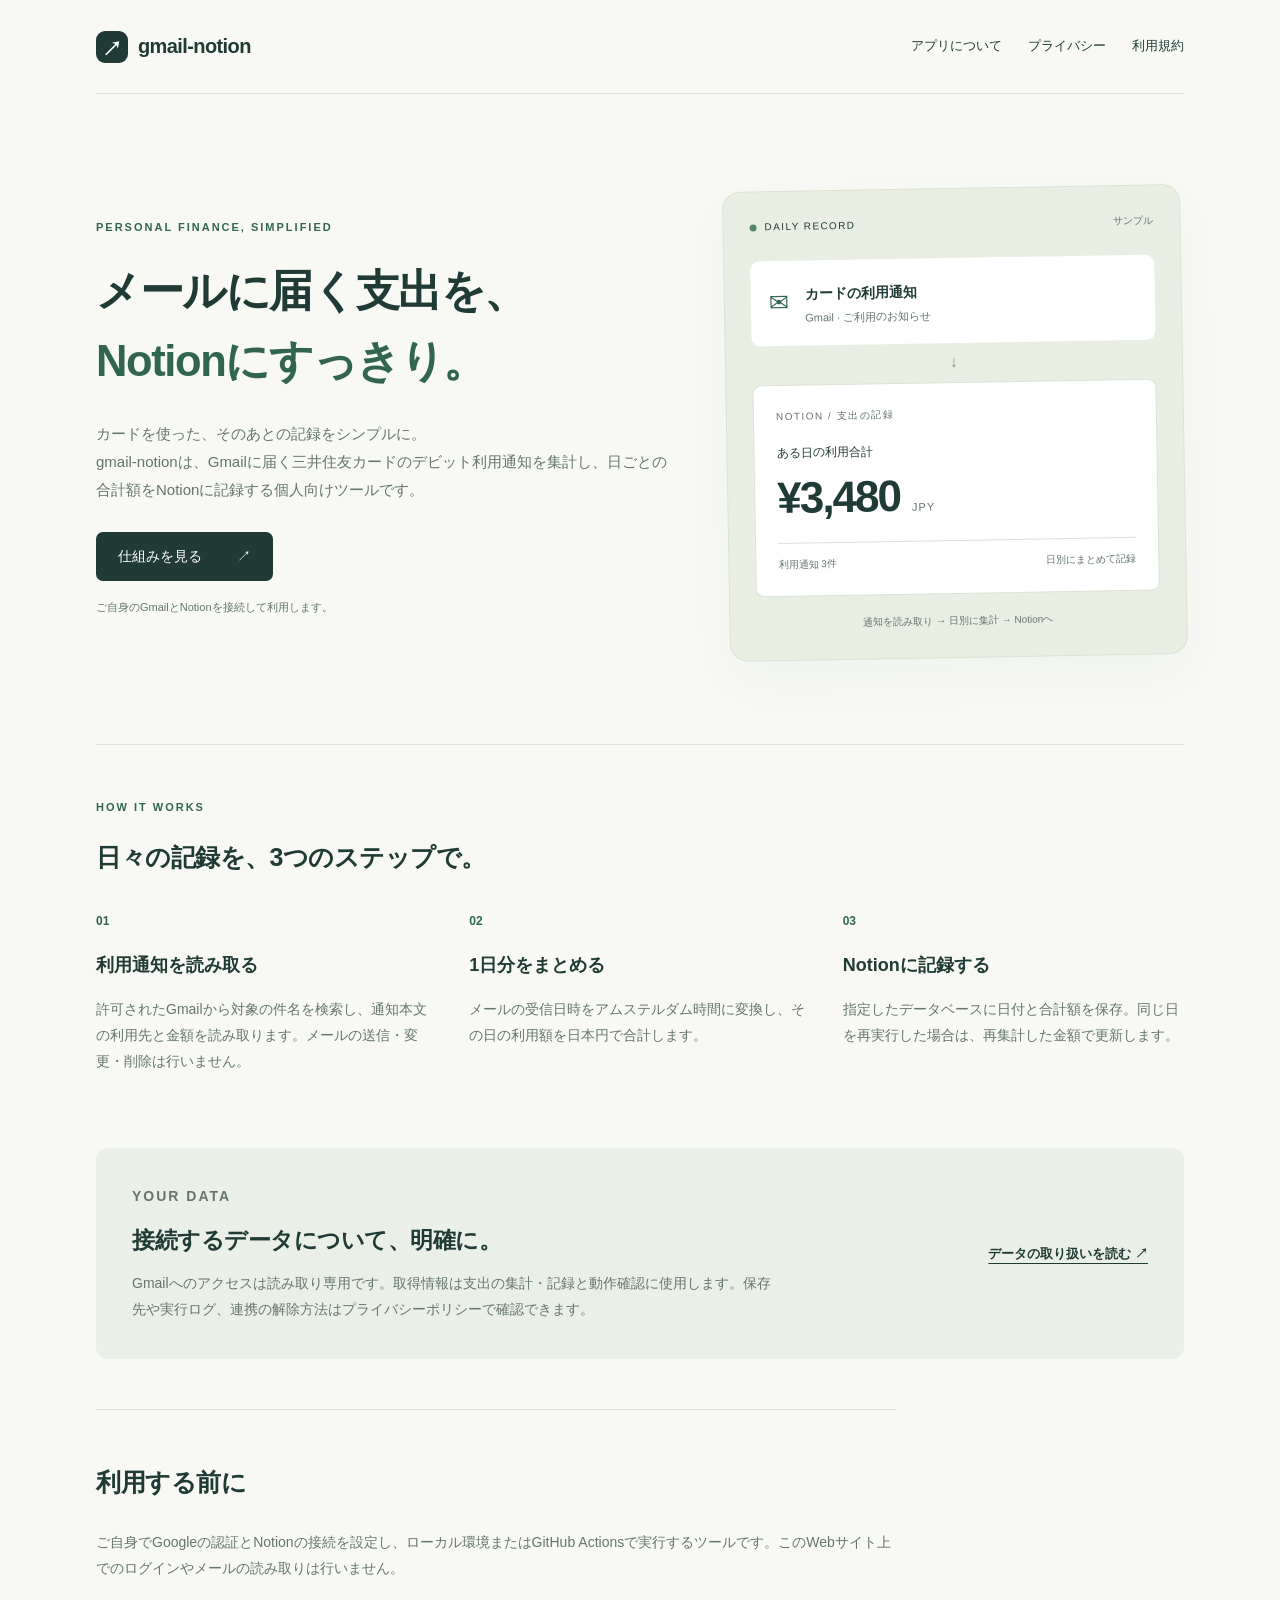
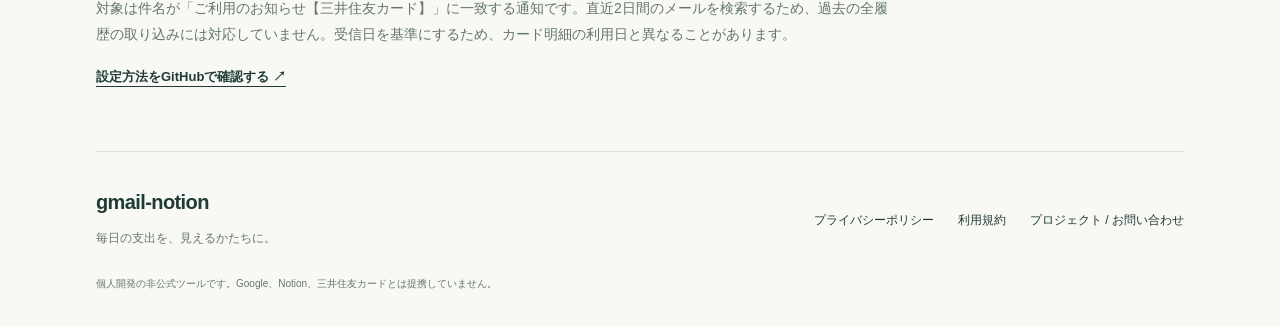
<file: docs/index.html>
<!doctype html>
<html lang="ja">
  <head>
    <meta charset="utf-8">
    <meta name="viewport" content="width=device-width, initial-scale=1">
    <meta name="description" content="gmail-notionはGmailに届く三井住友カードのデビット利用通知を日別に集計し、Notionに記録する個人向けツールです。">
    <meta name="color-scheme" content="light">
    <title>カード利用通知を、Notionへ | gmail-notion</title>
    <link rel="stylesheet" href="styles.css">
  </head>
  <body>
    <a class="skip" href="#main">本文へスキップ</a>
    <div class="shell">
      <header class="site-header">
        <a class="brand" href="index.html"><span class="mark" aria-hidden="true">↗</span> gmail-notion</a>
        <nav aria-label="メインナビゲーション">
          <a href="index.html">アプリについて</a>
          <a href="privacy.html">プライバシー</a>
          <a href="terms.html">利用規約</a>
        </nav>
      </header>
      <main id="main">
        <section class="hero">
          <div>
            <p class="eyebrow">PERSONAL FINANCE, SIMPLIFIED</p>
            <h1>メールに届く支出を、<br><em>Notionにすっきり。</em></h1>
            <p class="intro">カードを使った、そのあとの記録をシンプルに。<br>gmail-notionは、Gmailに届く三井住友カードのデビット利用通知を集計し、日ごとの合計額をNotionに記録する個人向けツールです。</p>
            <a class="button" href="#how-it-works">仕組みを見る <span aria-hidden="true">↗</span></a>
            <p class="caption">ご自身のGmailとNotionを接続して利用します。</p>
          </div>
          <aside class="preview" aria-label="連携のイメージ（表示されている金額はサンプル）">
            <div class="preview-top"><span class="dot"></span> DAILY RECORD <span>サンプル</span></div>
            <div class="mail">
              <span class="icon" aria-hidden="true">✉</span>
              <div>
                <strong>カードの利用通知</strong>
                <p>Gmail · ご利用のお知らせ</p>
              </div>
            </div>
            <div class="flow-line" aria-hidden="true">↓</div>
            <div class="record">
              <div class="record-label">NOTION / 支出の記録</div>
              <p>ある日の利用合計</p>
              <div class="amount">¥3,480<span>JPY</span></div>
              <div class="record-bottom">
                <span>利用通知 3件</span>
                <span>日別にまとめて記録</span>
              </div>
            </div>
            <p class="preview-note">通知を読み取り → 日別に集計 → Notionへ</p>
          </aside>
        </section>
        <section id="how-it-works" class="section">
          <p class="eyebrow">HOW IT WORKS</p>
          <h2>日々の記録を、3つのステップで。</h2>
          <div class="cards">
            <article>
              <span class="number">01</span>
              <h3>利用通知を読み取る</h3>
              <p>許可されたGmailから対象の件名を検索し、通知本文の利用先と金額を読み取ります。メールの送信・変更・削除は行いません。</p>
            </article>
            <article>
              <span class="number">02</span>
              <h3>1日分をまとめる</h3>
              <p>メールの受信日時をアムステルダム時間に変換し、その日の利用額を日本円で合計します。</p>
            </article>
            <article>
              <span class="number">03</span>
              <h3>Notionに記録する</h3>
              <p>指定したデータベースに日付と合計額を保存。同じ日を再実行した場合は、再集計した金額で更新します。</p>
            </article>
          </div>
        </section>
        <section class="privacy-banner">
          <div>
            <p class="eyebrow">YOUR DATA</p>
            <h2>接続するデータについて、明確に。</h2>
            <p>Gmailへのアクセスは読み取り専用です。取得情報は支出の集計・記録と動作確認に使用します。保存先や実行ログ、連携の解除方法はプライバシーポリシーで確認できます。</p>
          </div>
          <a class="text-link" href="privacy.html">データの取り扱いを読む ↗</a>
        </section>
        <section class="section details">
          <h2>利用する前に</h2>
          <p>ご自身でGoogleの認証とNotionの接続を設定し、ローカル環境またはGitHub Actionsで実行するツールです。このWebサイト上でのログインやメールの読み取りは行いません。</p>
          <p>対象は件名が「ご利用のお知らせ【三井住友カード】」に一致する通知です。直近2日間のメールを検索するため、過去の全履歴の取り込みには対応していません。受信日を基準にするため、カード明細の利用日と異なることがあります。</p>
          <a class="text-link" href="https://github.com/k2co3-0803-n/notion-gmail#readme">設定方法をGitHubで確認する ↗</a>
        </section>
      </main>
      <footer>
        <div>
          <a class="brand" href="index.html">gmail-notion</a>
          <p>毎日の支出を、見えるかたちに。</p>
        </div>
        <div class="footer-links">
          <a href="privacy.html">プライバシーポリシー</a>
          <a href="terms.html">利用規約</a>
          <a href="https://github.com/k2co3-0803-n/notion-gmail">プロジェクト / お問い合わせ</a>
        </div>
        <small>個人開発の非公式ツールです。Google、Notion、三井住友カードとは提携していません。</small>
      </footer>
    </div>
  </body>
</html>
</file>
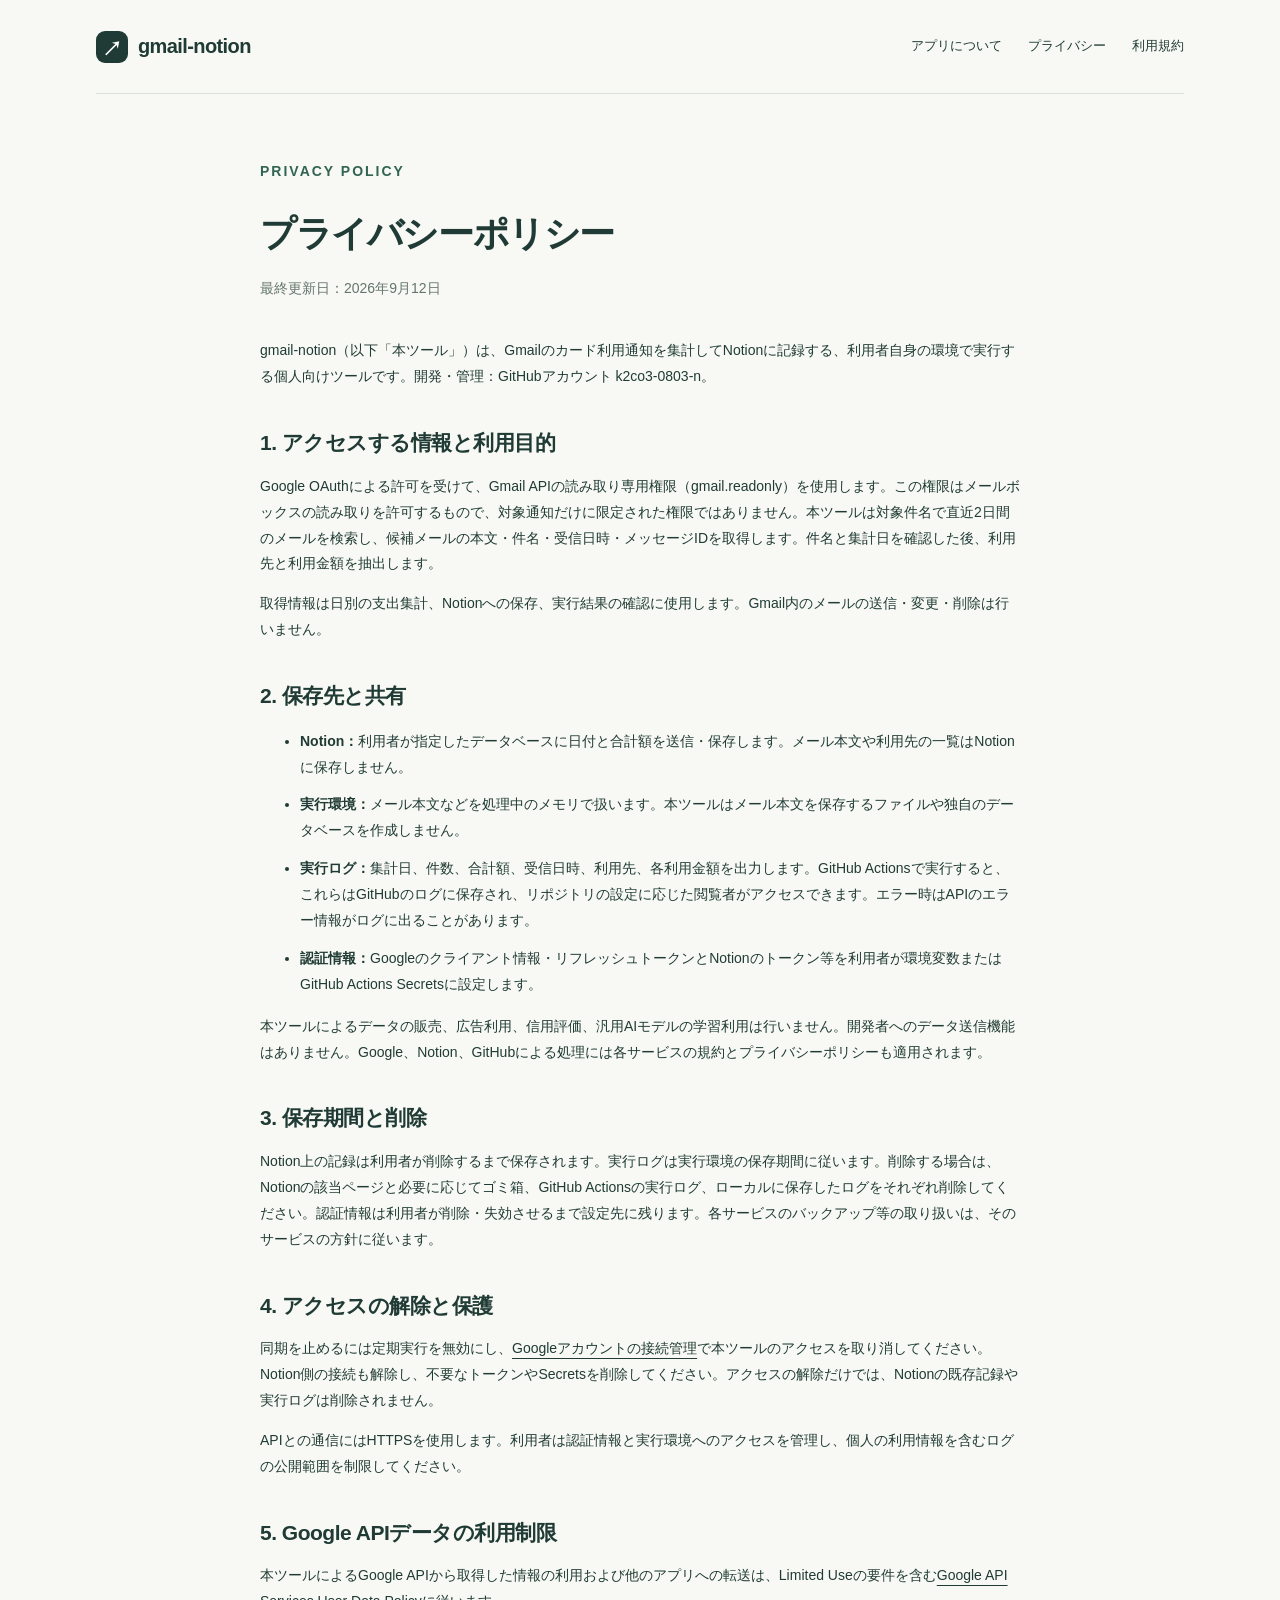
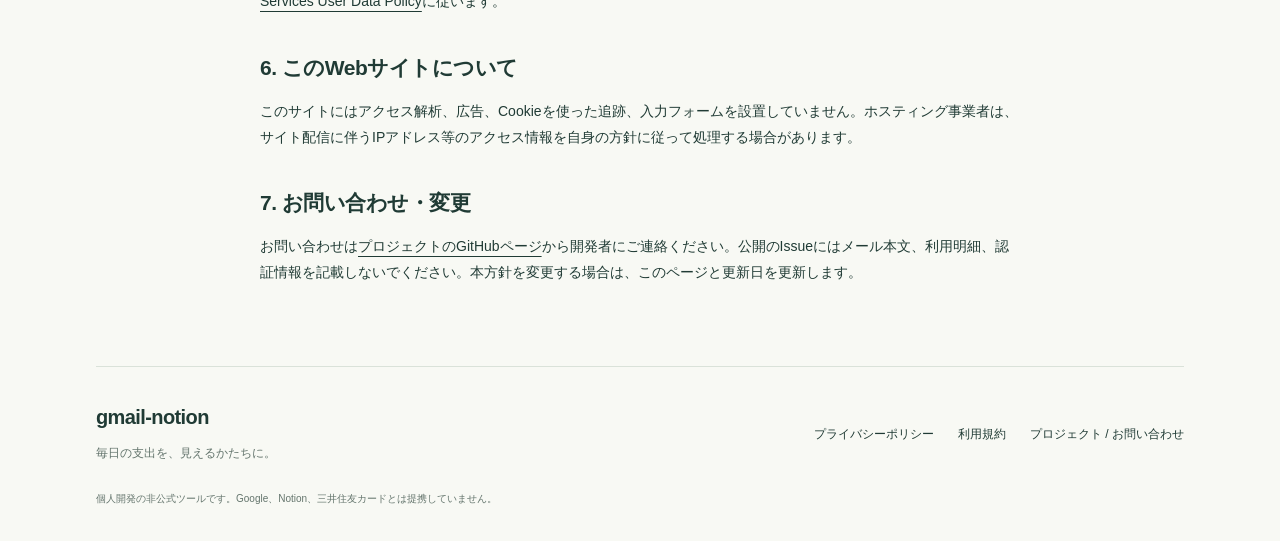
<file: docs/privacy.html>
<!doctype html>
<html lang="ja">
  <head>
    <meta charset="utf-8">
    <meta name="viewport" content="width=device-width, initial-scale=1">
    <meta name="description" content="gmail-notionはGmailに届く三井住友カードのデビット利用通知を日別に集計し、Notionに記録する個人向けツールです。">
    <meta name="color-scheme" content="light">
    <title>プライバシーポリシー | gmail-notion</title>
    <link rel="stylesheet" href="styles.css">
  </head>
  <body>
    <a class="skip" href="#main">本文へスキップ</a>
    <div class="shell">
      <header class="site-header">
        <a class="brand" href="index.html"><span class="mark" aria-hidden="true">↗</span> gmail-notion</a>
        <nav aria-label="メインナビゲーション">
          <a href="index.html">アプリについて</a>
          <a href="privacy.html">プライバシー</a>
          <a href="terms.html">利用規約</a>
        </nav>
      </header>
      <main id="main">
        <article class="legal">
          <p class="eyebrow">PRIVACY POLICY</p>
          <h1>プライバシーポリシー</h1>
          <p class="updated">最終更新日：2026年9月12日</p>
          <p>gmail-notion（以下「本ツール」）は、Gmailのカード利用通知を集計してNotionに記録する、利用者自身の環境で実行する個人向けツールです。開発・管理：GitHubアカウント k2co3-0803-n。</p>
          <h2>1. アクセスする情報と利用目的</h2>
          <p>Google OAuthによる許可を受けて、Gmail APIの読み取り専用権限（gmail.readonly）を使用します。この権限はメールボックスの読み取りを許可するもので、対象通知だけに限定された権限ではありません。本ツールは対象件名で直近2日間のメールを検索し、候補メールの本文・件名・受信日時・メッセージIDを取得します。件名と集計日を確認した後、利用先と利用金額を抽出します。</p>
          <p>取得情報は日別の支出集計、Notionへの保存、実行結果の確認に使用します。Gmail内のメールの送信・変更・削除は行いません。</p>
          <h2>2. 保存先と共有</h2>
          <ul>
            <li><strong>Notion：</strong>利用者が指定したデータベースに日付と合計額を送信・保存します。メール本文や利用先の一覧はNotionに保存しません。</li>
            <li><strong>実行環境：</strong>メール本文などを処理中のメモリで扱います。本ツールはメール本文を保存するファイルや独自のデータベースを作成しません。</li>
            <li><strong>実行ログ：</strong>集計日、件数、合計額、受信日時、利用先、各利用金額を出力します。GitHub Actionsで実行すると、これらはGitHubのログに保存され、リポジトリの設定に応じた閲覧者がアクセスできます。エラー時はAPIのエラー情報がログに出ることがあります。</li>
            <li><strong>認証情報：</strong>Googleのクライアント情報・リフレッシュトークンとNotionのトークン等を利用者が環境変数またはGitHub Actions Secretsに設定します。</li>
          </ul>
          <p>本ツールによるデータの販売、広告利用、信用評価、汎用AIモデルの学習利用は行いません。開発者へのデータ送信機能はありません。Google、Notion、GitHubによる処理には各サービスの規約とプライバシーポリシーも適用されます。</p>
          <h2>3. 保存期間と削除</h2>
          <p>Notion上の記録は利用者が削除するまで保存されます。実行ログは実行環境の保存期間に従います。削除する場合は、Notionの該当ページと必要に応じてゴミ箱、GitHub Actionsの実行ログ、ローカルに保存したログをそれぞれ削除してください。認証情報は利用者が削除・失効させるまで設定先に残ります。各サービスのバックアップ等の取り扱いは、そのサービスの方針に従います。</p>
          <h2>4. アクセスの解除と保護</h2>
          <p>同期を止めるには定期実行を無効にし、<a href="https://myaccount.google.com/connections">Googleアカウントの接続管理</a>で本ツールのアクセスを取り消してください。Notion側の接続も解除し、不要なトークンやSecretsを削除してください。アクセスの解除だけでは、Notionの既存記録や実行ログは削除されません。</p>
          <p>APIとの通信にはHTTPSを使用します。利用者は認証情報と実行環境へのアクセスを管理し、個人の利用情報を含むログの公開範囲を制限してください。</p>
          <h2>5. Google APIデータの利用制限</h2>
          <p>本ツールによるGoogle APIから取得した情報の利用および他のアプリへの転送は、Limited Useの要件を含む<a href="https://developers.google.com/terms/api-services-user-data-policy">Google API Services User Data Policy</a>に従います。</p>
          <h2>6. このWebサイトについて</h2>
          <p>このサイトにはアクセス解析、広告、Cookieを使った追跡、入力フォームを設置していません。ホスティング事業者は、サイト配信に伴うIPアドレス等のアクセス情報を自身の方針に従って処理する場合があります。</p>
          <h2>7. お問い合わせ・変更</h2>
          <p>お問い合わせは<a href="https://github.com/k2co3-0803-n/notion-gmail">プロジェクトのGitHubページ</a>から開発者にご連絡ください。公開のIssueにはメール本文、利用明細、認証情報を記載しないでください。本方針を変更する場合は、このページと更新日を更新します。</p>
        </article>
      </main>
      <footer>
        <div>
          <a class="brand" href="index.html">gmail-notion</a>
          <p>毎日の支出を、見えるかたちに。</p>
        </div>
        <div class="footer-links">
          <a href="privacy.html">プライバシーポリシー</a>
          <a href="terms.html">利用規約</a>
          <a href="https://github.com/k2co3-0803-n/notion-gmail">プロジェクト / お問い合わせ</a>
        </div>
        <small>個人開発の非公式ツールです。Google、Notion、三井住友カードとは提携していません。</small>
      </footer>
    </div>
  </body>
</html>
</file>
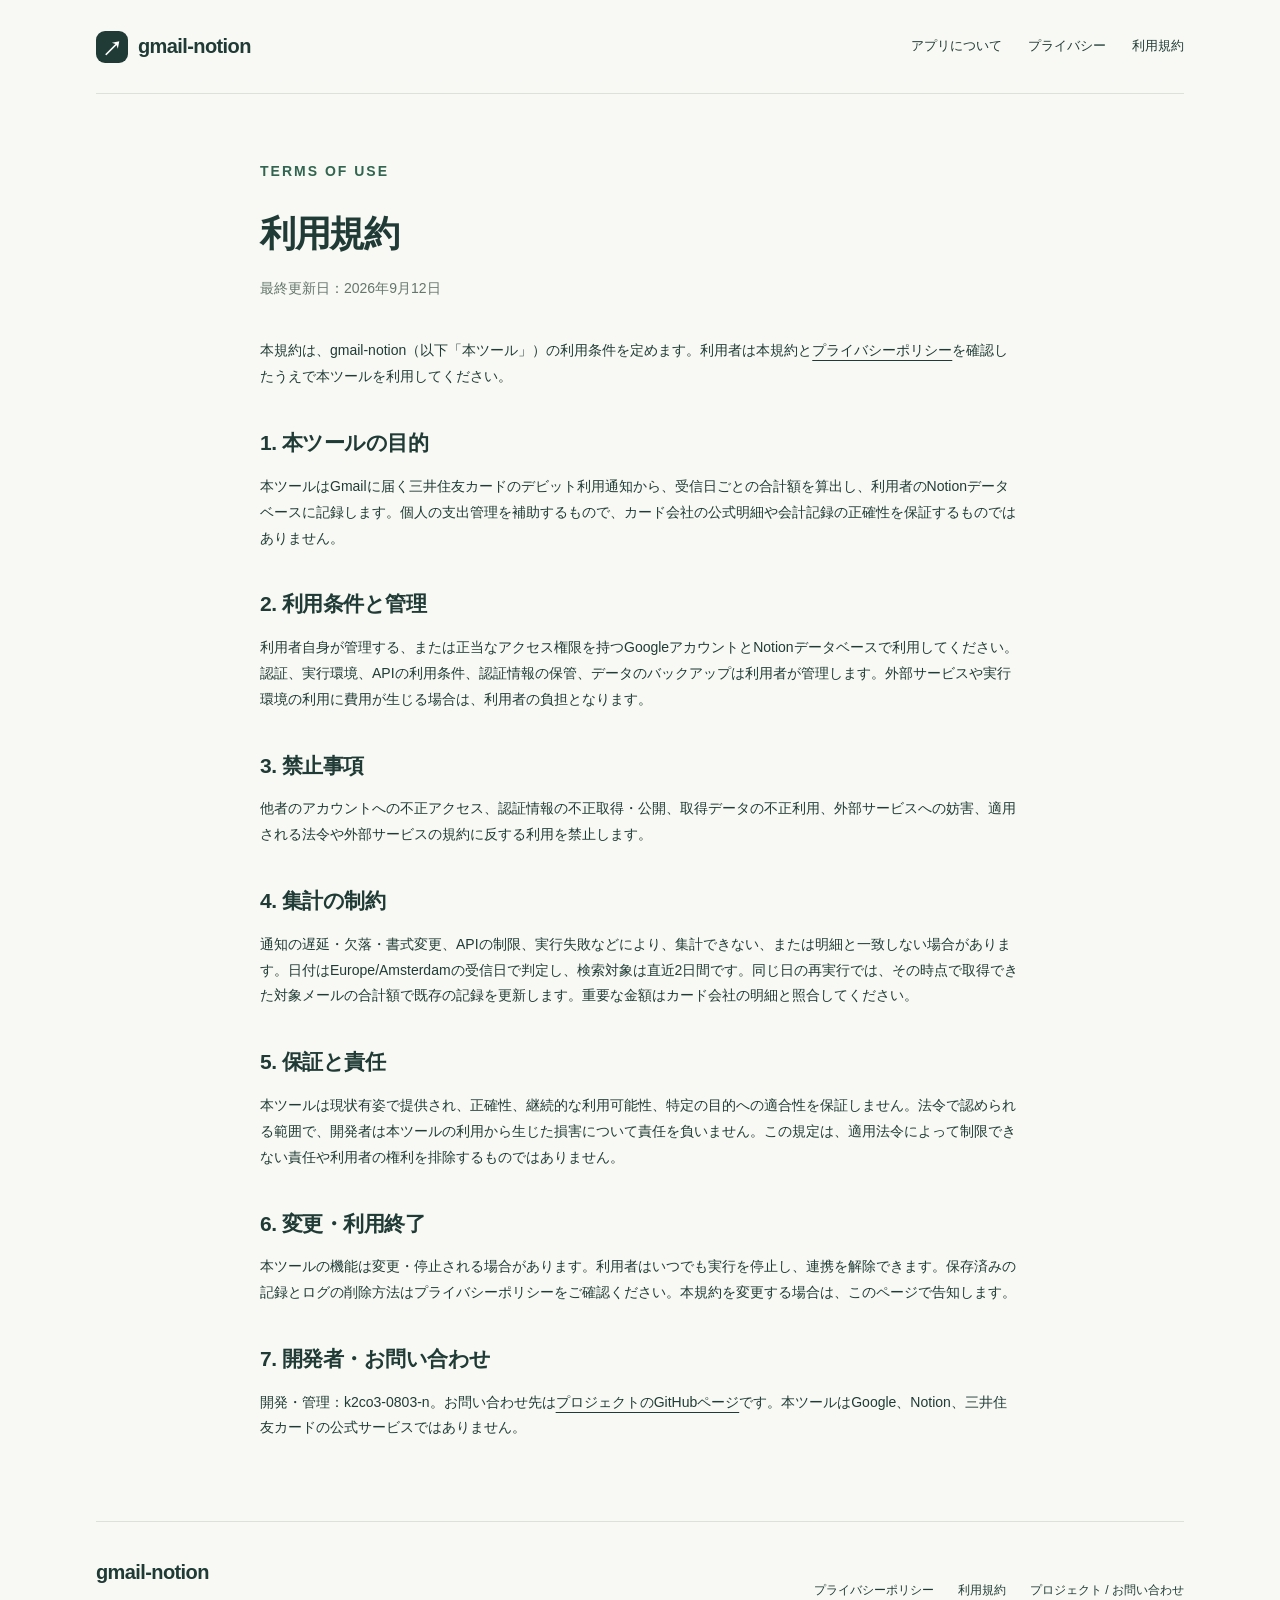
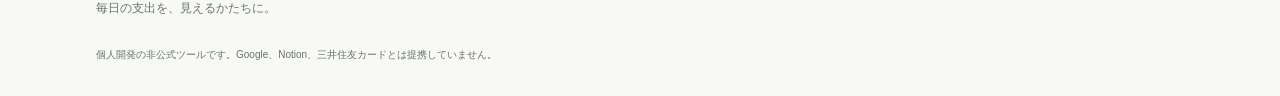
<file: docs/terms.html>
<!doctype html>
<html lang="ja">
  <head>
    <meta charset="utf-8">
    <meta name="viewport" content="width=device-width, initial-scale=1">
    <meta name="description" content="gmail-notionはGmailに届く三井住友カードのデビット利用通知を日別に集計し、Notionに記録する個人向けツールです。">
    <meta name="color-scheme" content="light">
    <title>利用規約 | gmail-notion</title>
    <link rel="stylesheet" href="styles.css">
  </head>
  <body>
    <a class="skip" href="#main">本文へスキップ</a>
    <div class="shell">
      <header class="site-header">
        <a class="brand" href="index.html"><span class="mark" aria-hidden="true">↗</span> gmail-notion</a>
        <nav aria-label="メインナビゲーション">
          <a href="index.html">アプリについて</a>
          <a href="privacy.html">プライバシー</a>
          <a href="terms.html">利用規約</a>
        </nav>
      </header>
      <main id="main">
        <article class="legal">
          <p class="eyebrow">TERMS OF USE</p>
          <h1>利用規約</h1>
          <p class="updated">最終更新日：2026年9月12日</p>
          <p>本規約は、gmail-notion（以下「本ツール」）の利用条件を定めます。利用者は本規約と<a href="privacy.html">プライバシーポリシー</a>を確認したうえで本ツールを利用してください。</p>
          <h2>1. 本ツールの目的</h2>
          <p>本ツールはGmailに届く三井住友カードのデビット利用通知から、受信日ごとの合計額を算出し、利用者のNotionデータベースに記録します。個人の支出管理を補助するもので、カード会社の公式明細や会計記録の正確性を保証するものではありません。</p>
          <h2>2. 利用条件と管理</h2>
          <p>利用者自身が管理する、または正当なアクセス権限を持つGoogleアカウントとNotionデータベースで利用してください。認証、実行環境、APIの利用条件、認証情報の保管、データのバックアップは利用者が管理します。外部サービスや実行環境の利用に費用が生じる場合は、利用者の負担となります。</p>
          <h2>3. 禁止事項</h2>
          <p>他者のアカウントへの不正アクセス、認証情報の不正取得・公開、取得データの不正利用、外部サービスへの妨害、適用される法令や外部サービスの規約に反する利用を禁止します。</p>
          <h2>4. 集計の制約</h2>
          <p>通知の遅延・欠落・書式変更、APIの制限、実行失敗などにより、集計できない、または明細と一致しない場合があります。日付はEurope/Amsterdamの受信日で判定し、検索対象は直近2日間です。同じ日の再実行では、その時点で取得できた対象メールの合計額で既存の記録を更新します。重要な金額はカード会社の明細と照合してください。</p>
          <h2>5. 保証と責任</h2>
          <p>本ツールは現状有姿で提供され、正確性、継続的な利用可能性、特定の目的への適合性を保証しません。法令で認められる範囲で、開発者は本ツールの利用から生じた損害について責任を負いません。この規定は、適用法令によって制限できない責任や利用者の権利を排除するものではありません。</p>
          <h2>6. 変更・利用終了</h2>
          <p>本ツールの機能は変更・停止される場合があります。利用者はいつでも実行を停止し、連携を解除できます。保存済みの記録とログの削除方法はプライバシーポリシーをご確認ください。本規約を変更する場合は、このページで告知します。</p>
          <h2>7. 開発者・お問い合わせ</h2>
          <p>開発・管理：k2co3-0803-n。お問い合わせ先は<a href="https://github.com/k2co3-0803-n/notion-gmail">プロジェクトのGitHubページ</a>です。本ツールはGoogle、Notion、三井住友カードの公式サービスではありません。</p>
        </article>
      </main>
      <footer>
        <div>
          <a class="brand" href="index.html">gmail-notion</a>
          <p>毎日の支出を、見えるかたちに。</p>
        </div>
        <div class="footer-links">
          <a href="privacy.html">プライバシーポリシー</a>
          <a href="terms.html">利用規約</a>
          <a href="https://github.com/k2co3-0803-n/notion-gmail">プロジェクト / お問い合わせ</a>
        </div>
        <small>個人開発の非公式ツールです。Google、Notion、三井住友カードとは提携していません。</small>
      </footer>
    </div>
  </body>
</html>
</file>
<file: docs/styles.css>
:root{--ink:#203b35;--muted:#64756d;--green:#326551;--line:#dae2d9;--paper:#f8f9f4}*{box-sizing:border-box}html{scroll-behavior:smooth;scroll-padding-top:30px}body{margin:0;background:var(--paper);color:var(--ink);font-family:-apple-system,BlinkMacSystemFont,"Segoe UI","Hiragino Kaku Gothic ProN","Yu Gothic",sans-serif;line-height:1.85}a{color:inherit;text-underline-offset:5px}a:focus-visible{outline:3px solid #8c6824;outline-offset:6px}.shell{max-width:1160px;margin:auto;padding:0 36px}.site-header{display:flex;justify-content:space-between;align-items:center;padding:28px 0;border-bottom:1px solid var(--line);gap:24px}.brand{display:inline-flex;align-items:center;gap:10px;font-size:20px;font-weight:750;letter-spacing:-.6px;text-decoration:none}.mark{display:inline-grid;place-items:center;background:var(--ink);color:white;width:32px;height:32px;border-radius:9px}nav{display:flex;gap:26px;font-size:13px}nav a,.footer-links a{text-decoration:none}nav a:hover,.footer-links a:hover{text-decoration:underline}.hero{display:grid;grid-template-columns:1.25fr 1fr;gap:58px;padding:94px 0 86px;align-items:center}.eyebrow{font-size:11px;letter-spacing:2px;font-weight:700;color:var(--green);margin:0 0 20px}h1{font-size:clamp(30px,3.4vw,44px);line-height:1.6;letter-spacing:-1.4px;margin:0 0 24px}h1 em{font-style:normal;color:var(--green)}.intro{font-size:15px;color:var(--muted);margin:0 0 28px}.button{display:inline-flex;gap:35px;background:var(--ink);color:white;border-radius:7px;padding:12px 22px;text-decoration:none;font-size:14px}.button:hover{background:var(--green)}.caption{font-size:11px;color:var(--muted);margin-top:16px}.preview{padding:26px;background:#e9eee3;border-radius:18px;transform:rotate(-1deg);border:1px solid #dbe3d3;box-shadow:0 20px 50px #203b3508}.preview-top{display:flex;align-items:center;gap:8px;font-size:10px;letter-spacing:1.4px;margin-bottom:24px}.preview-top>span:last-child{margin-left:auto;letter-spacing:0;color:var(--muted)}.dot{background:#578768;width:7px;height:7px;border-radius:50%}.mail{display:flex;align-items:center;gap:16px;background:#fff;padding:18px;border-radius:9px}.icon{font-size:24px;color:var(--green)}.mail strong{font-size:14px}.mail p{font-size:11px;margin:0;color:var(--muted)}.flow-line{text-align:center;color:#85957b;line-height:2.4}.record{background:#fff;border:1px solid #dbe3d3;border-radius:9px;padding:22px}.record-label{font-size:10px;letter-spacing:1.5px;color:var(--muted)}.record p{font-size:12px;margin:16px 0 0}.amount{font-size:44px;line-height:1.5;letter-spacing:-2px;font-weight:650}.amount span{font-size:11px;font-weight:400;letter-spacing:1px;margin-left:12px;color:var(--muted)}.record-bottom{border-top:1px solid var(--line);padding-top:12px;margin-top:12px;display:flex;justify-content:space-between;gap:12px;font-size:10px;color:var(--muted)}.preview-note{text-align:center;font-size:10px;margin:18px 0 0;color:var(--muted)}.section{padding:52px 0;border-top:1px solid var(--line)}h2{font-size:25px;letter-spacing:-.5px;line-height:1.6;margin:0 0 28px}.cards{display:grid;grid-template-columns:repeat(3,1fr);gap:32px}.number{font-size:12px;color:var(--green);font-weight:650}h3{font-size:18px;margin:15px 0 10px}.cards p,.details p,.privacy-banner p{font-size:14px;color:var(--muted)}.privacy-banner{display:flex;align-items:center;gap:50px;justify-content:space-between;background:#eaf0e7;border-radius:12px;padding:36px;margin:8px 0 50px}.privacy-banner>div{max-width:650px}.privacy-banner h2{font-size:23px;margin:0 0 12px}.privacy-banner .eyebrow{margin-bottom:12px}.privacy-banner p:last-child{margin:0}.text-link{font-size:13px;font-weight:650}.privacy-banner>a{flex-shrink:0}.details{max-width:800px;padding-bottom:60px}footer{border-top:1px solid var(--line);padding:32px 0;display:flex;flex-wrap:wrap;justify-content:space-between;gap:20px}footer p{font-size:12px;color:var(--muted);margin:6px 0}.footer-links{display:flex;gap:24px;font-size:12px;align-items:center}footer small{width:100%;font-size:10px;color:var(--muted)}.legal{max-width:760px;margin:65px auto 80px}.legal h1{font-size:36px;margin-bottom:10px}.updated{color:var(--muted);font-size:12px;margin-bottom:36px}.legal h2{font-size:21px;margin:36px 0 12px}.legal p,.legal li{font-size:14px}.legal li{margin:12px 0}.legal a{overflow-wrap:anywhere}.skip{position:absolute;top:-100px;left:15px;background:white;padding:8px;z-index:5}.skip:focus{top:10px}@media(max-width:800px){.shell{padding:0 24px}.hero{gap:28px;padding:56px 0;grid-template-columns:1fr}.preview{max-width:460px;width:100%;margin:8px auto}.cards{gap:22px}.privacy-banner{display:block;padding:26px}.privacy-banner>a{display:inline-block;margin-top:20px}.footer-links{flex-wrap:wrap;gap:14px}.site-header{align-items:flex-start}nav{gap:12px;font-size:11px;flex-wrap:wrap;justify-content:flex-end}.legal h1{font-size:28px}}@media(max-width:520px){.site-header{flex-direction:column;gap:16px}nav{justify-content:flex-start;gap:22px}.cards{grid-template-columns:1fr;gap:26px}.cards h3{margin-top:6px}.cards p{margin-bottom:0}h2{font-size:23px}.hero h1{font-size:30px}.legal{margin-top:40px}.legal h1{font-size:26px}.section{padding:36px 0}}@media(prefers-reduced-motion:reduce){html{scroll-behavior:auto}}@media print{body{background:white}.shell{max-width:none}.site-header,footer,.skip{display:none}.legal{margin:0;max-width:none}}
</file>
